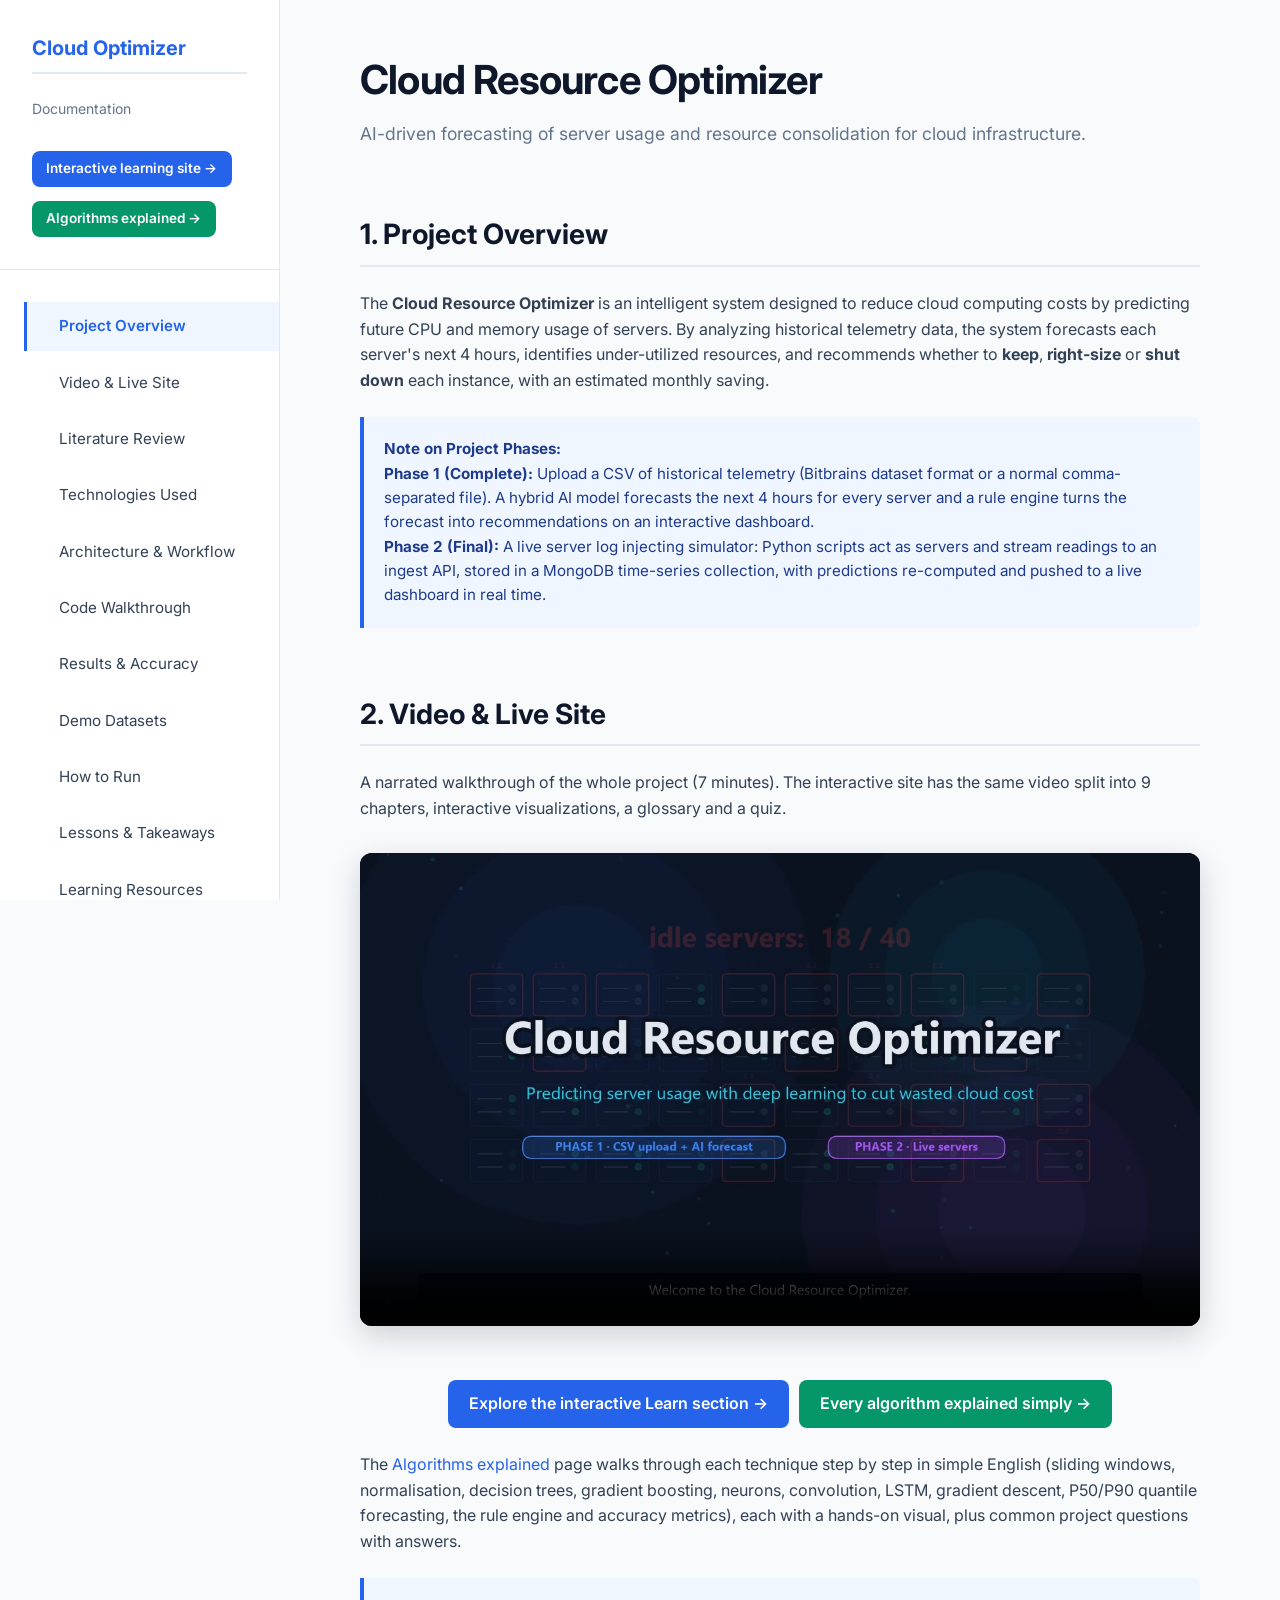
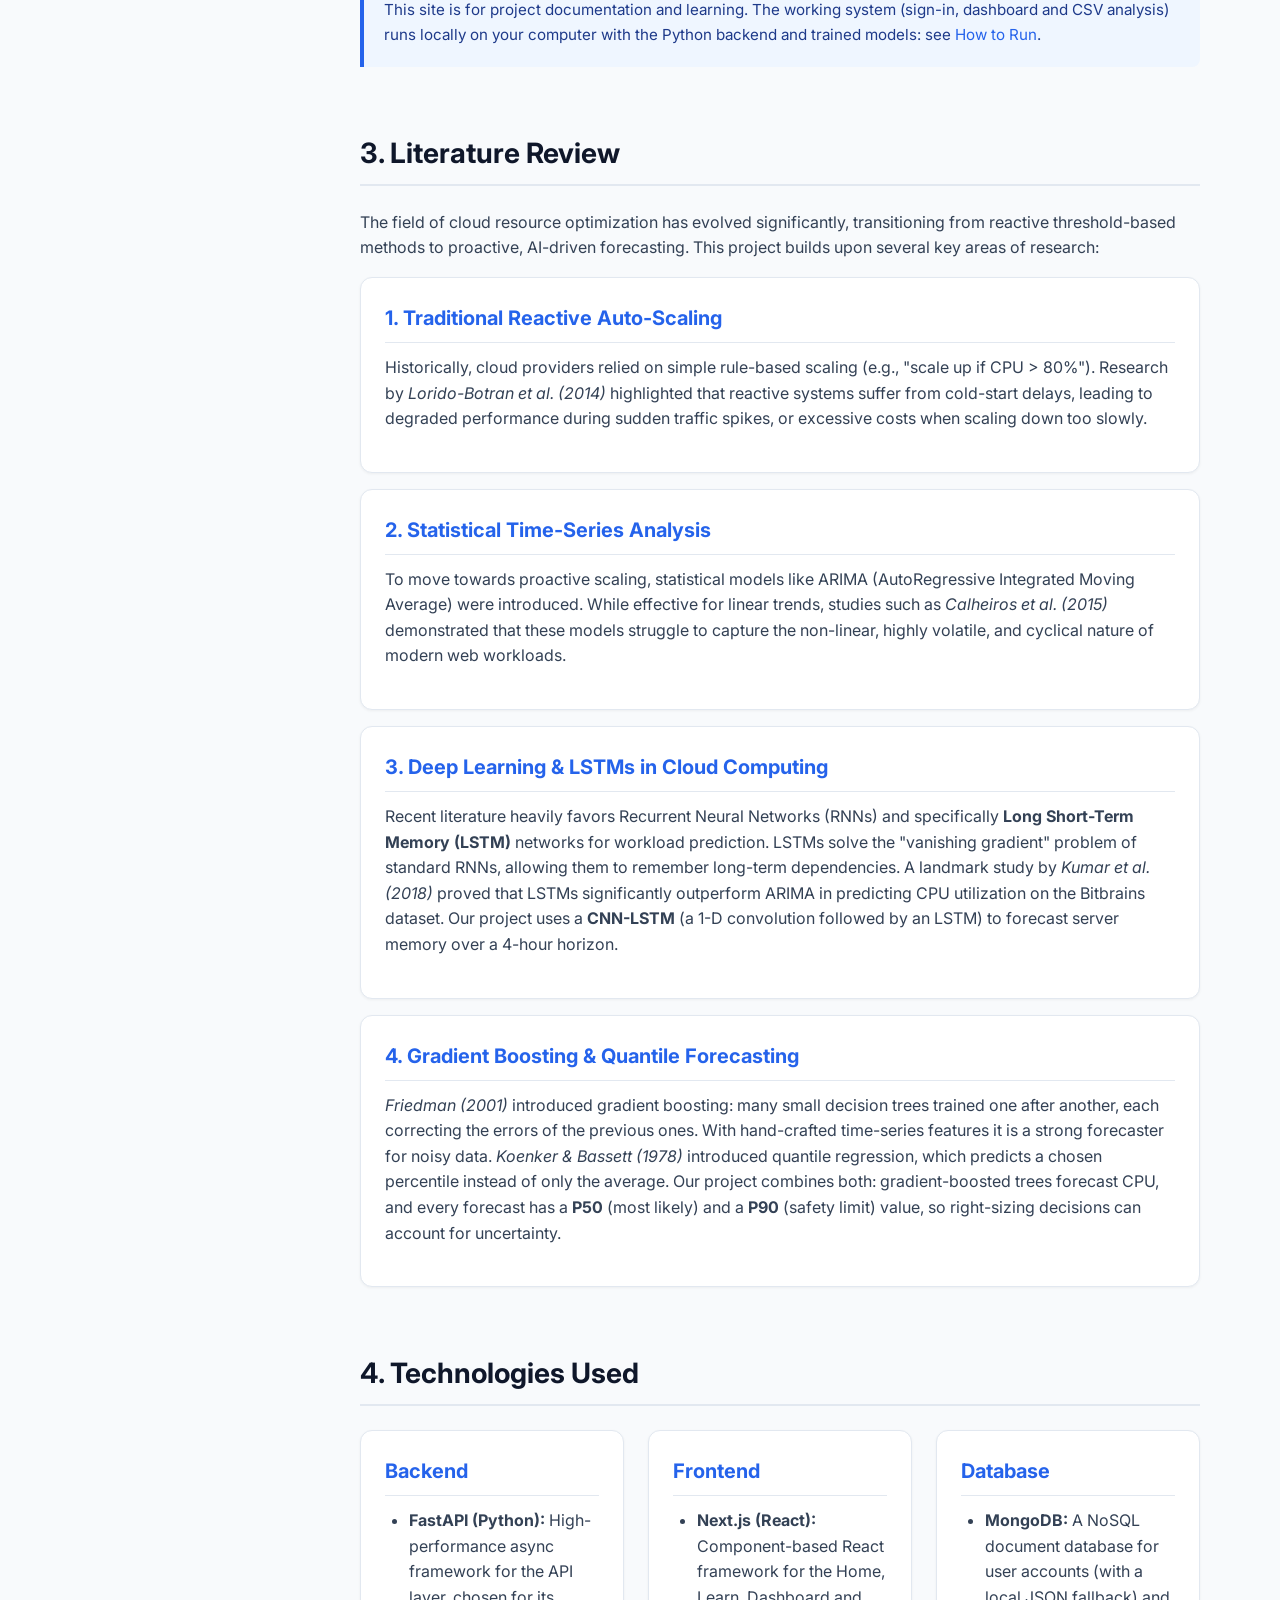
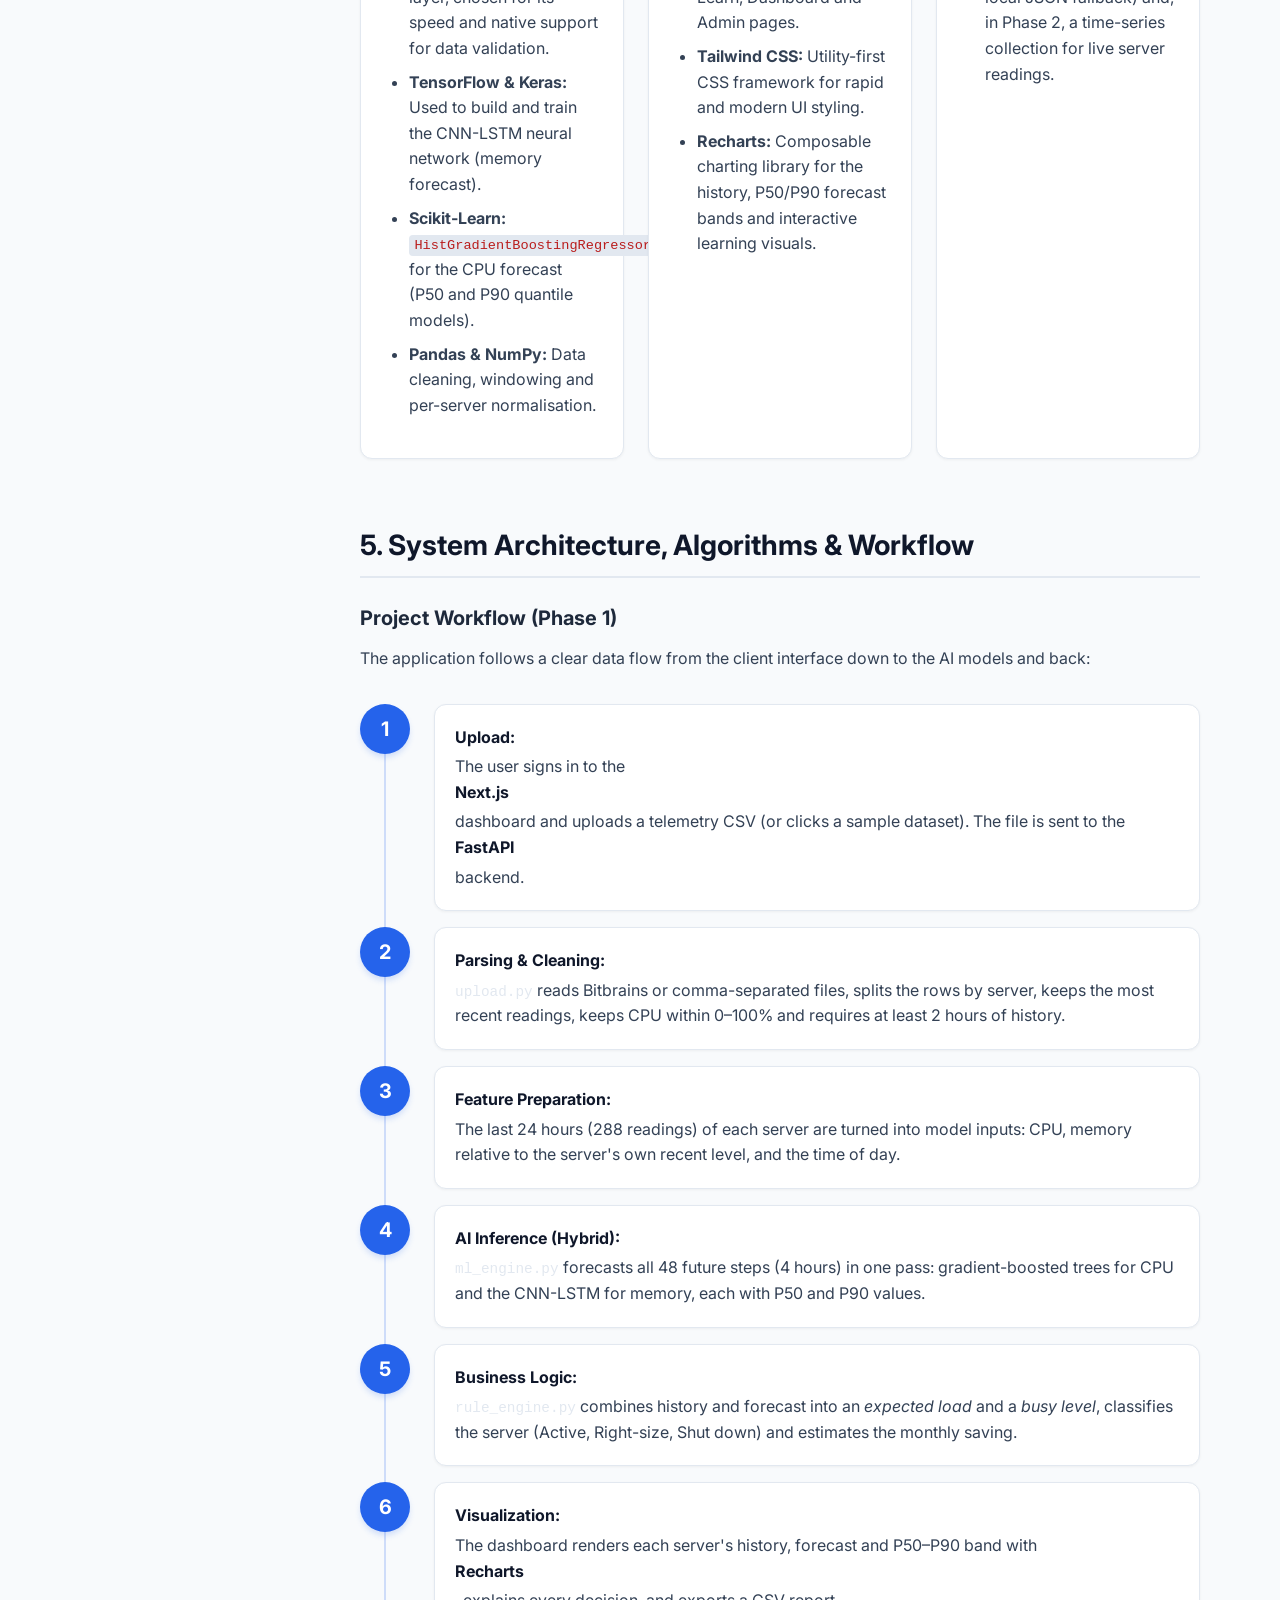
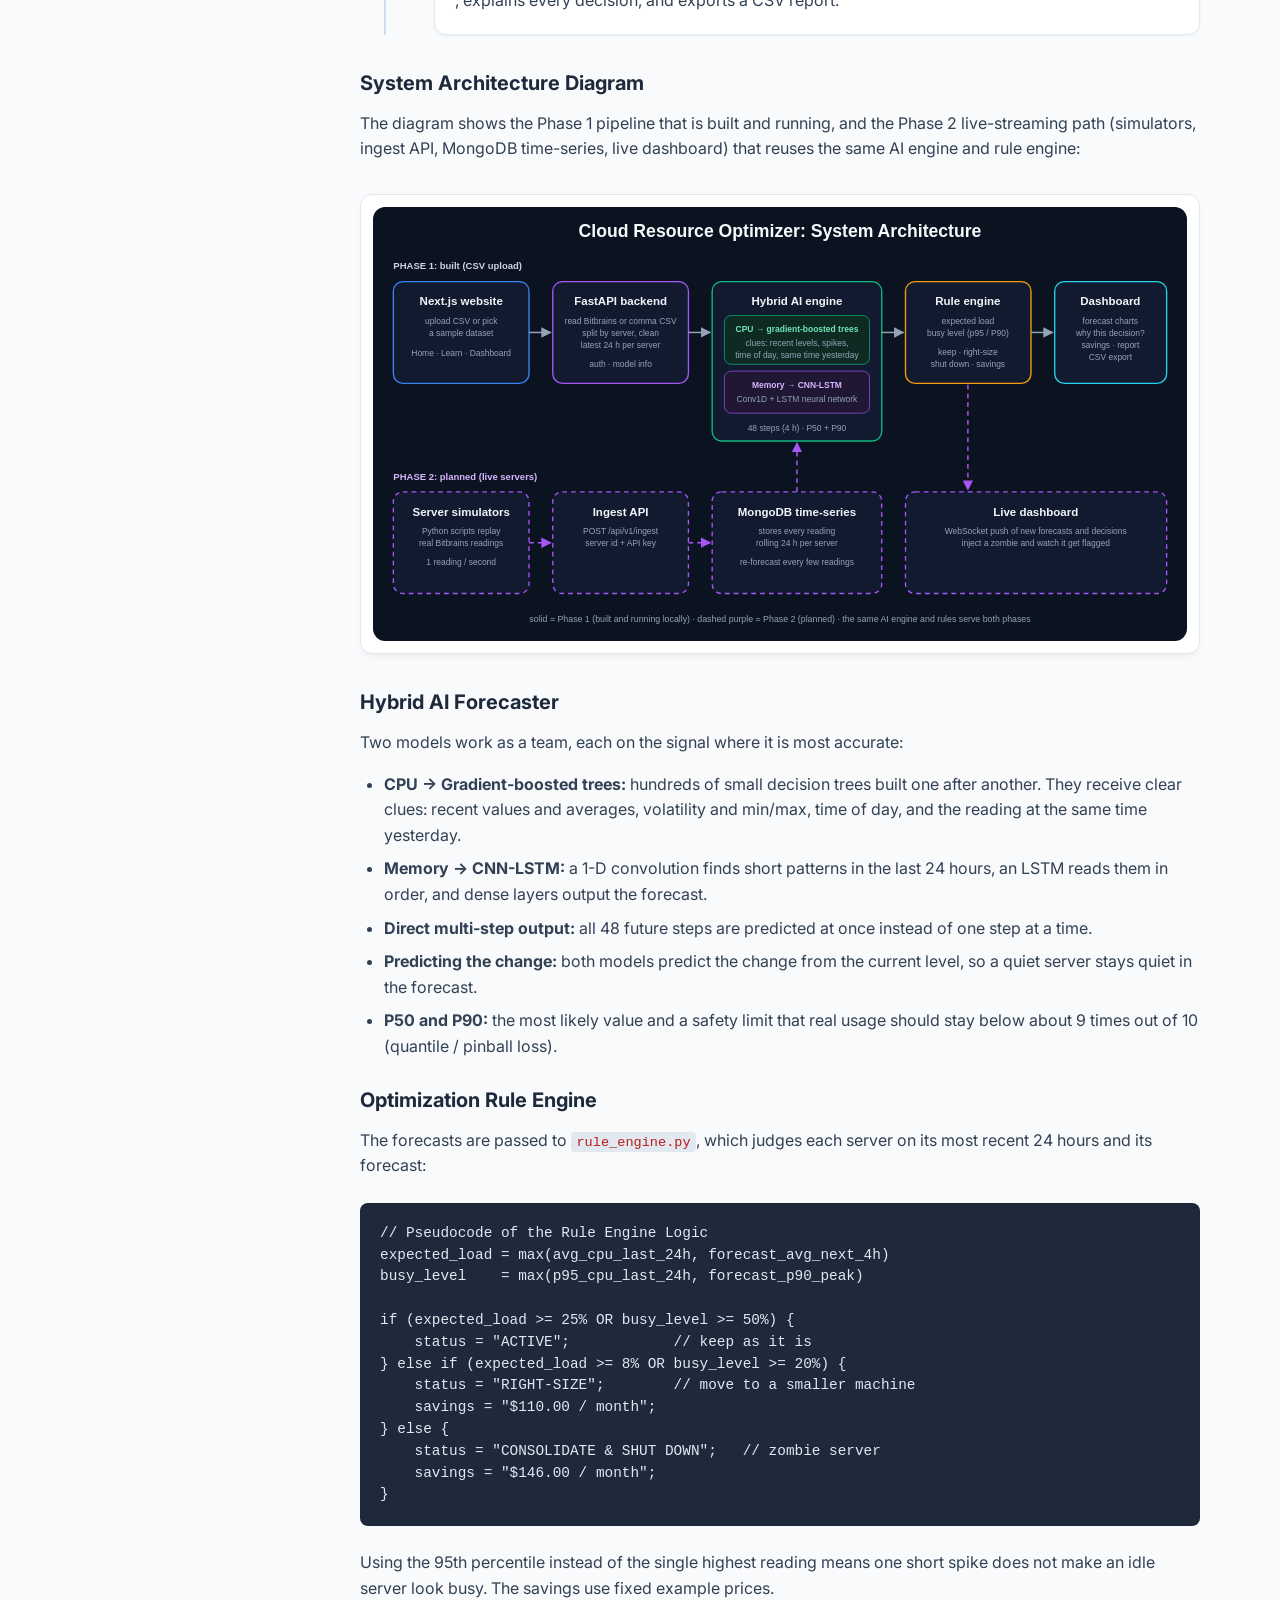
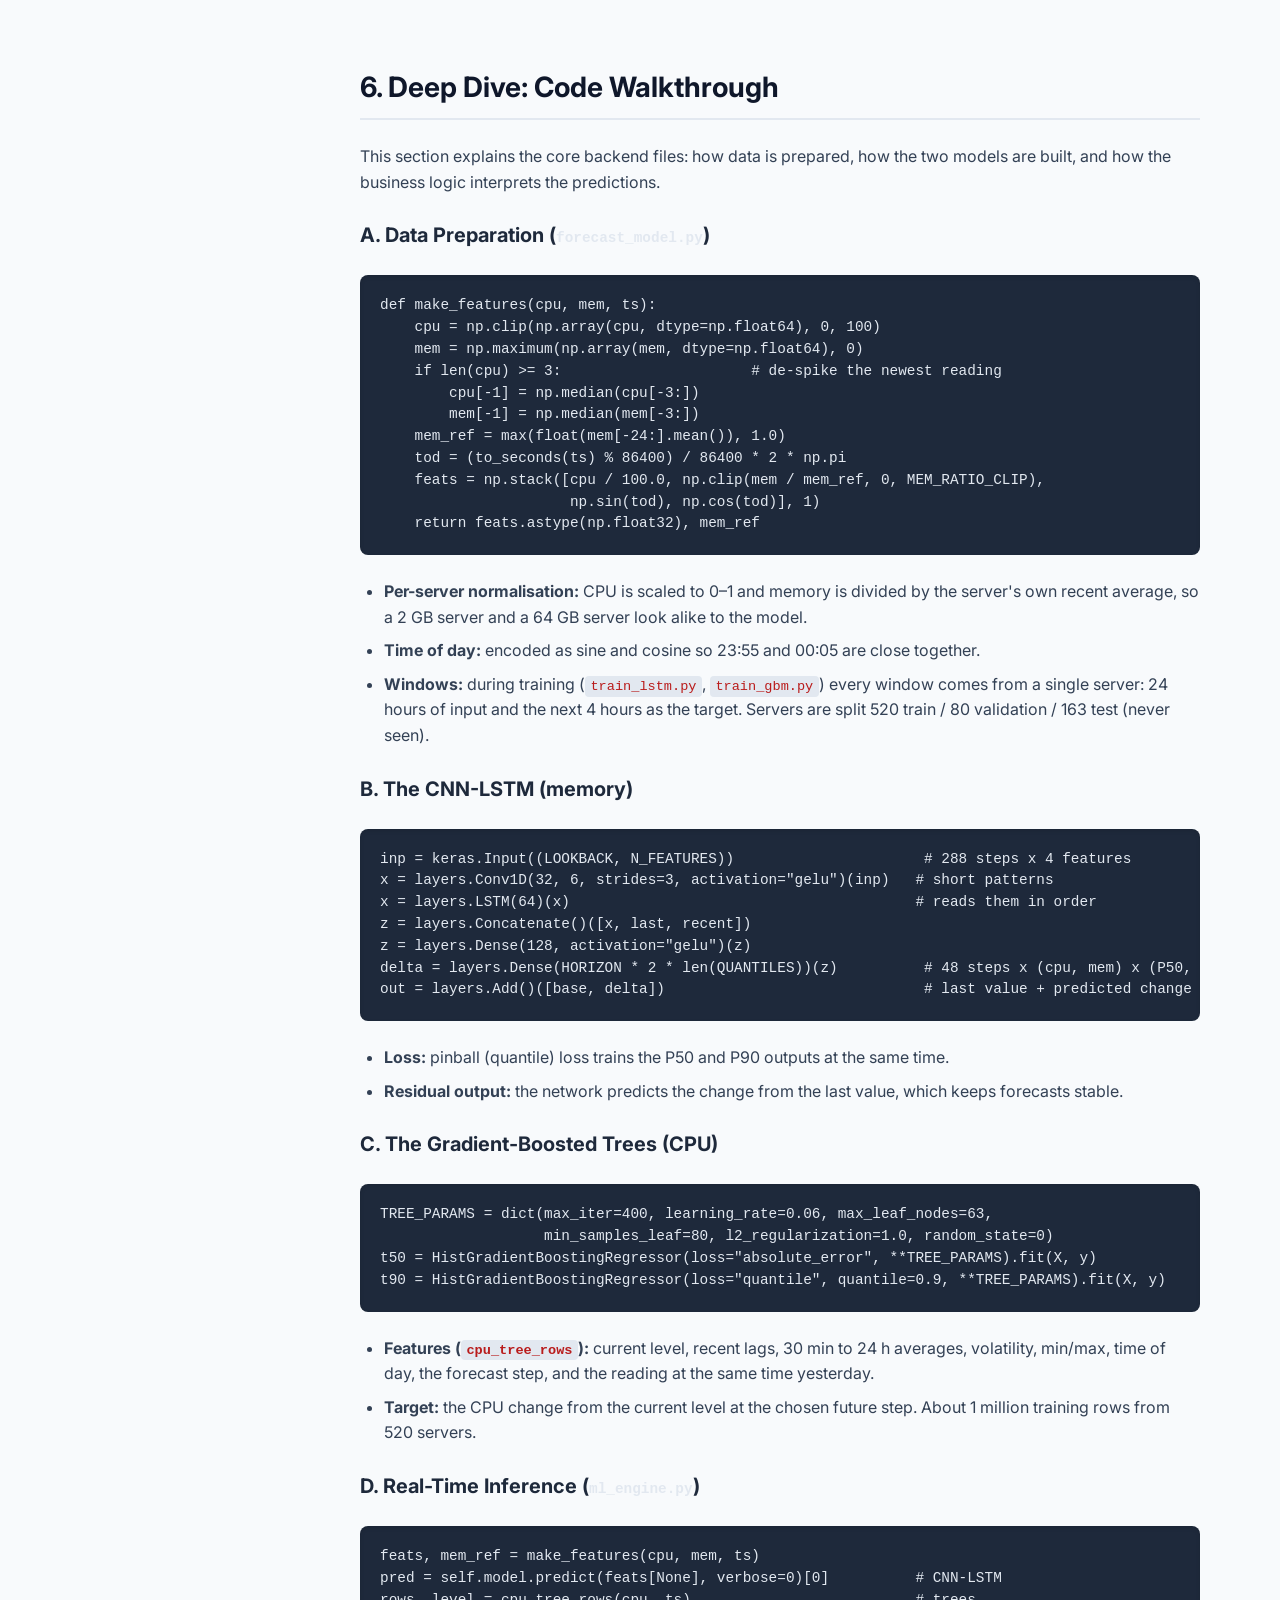
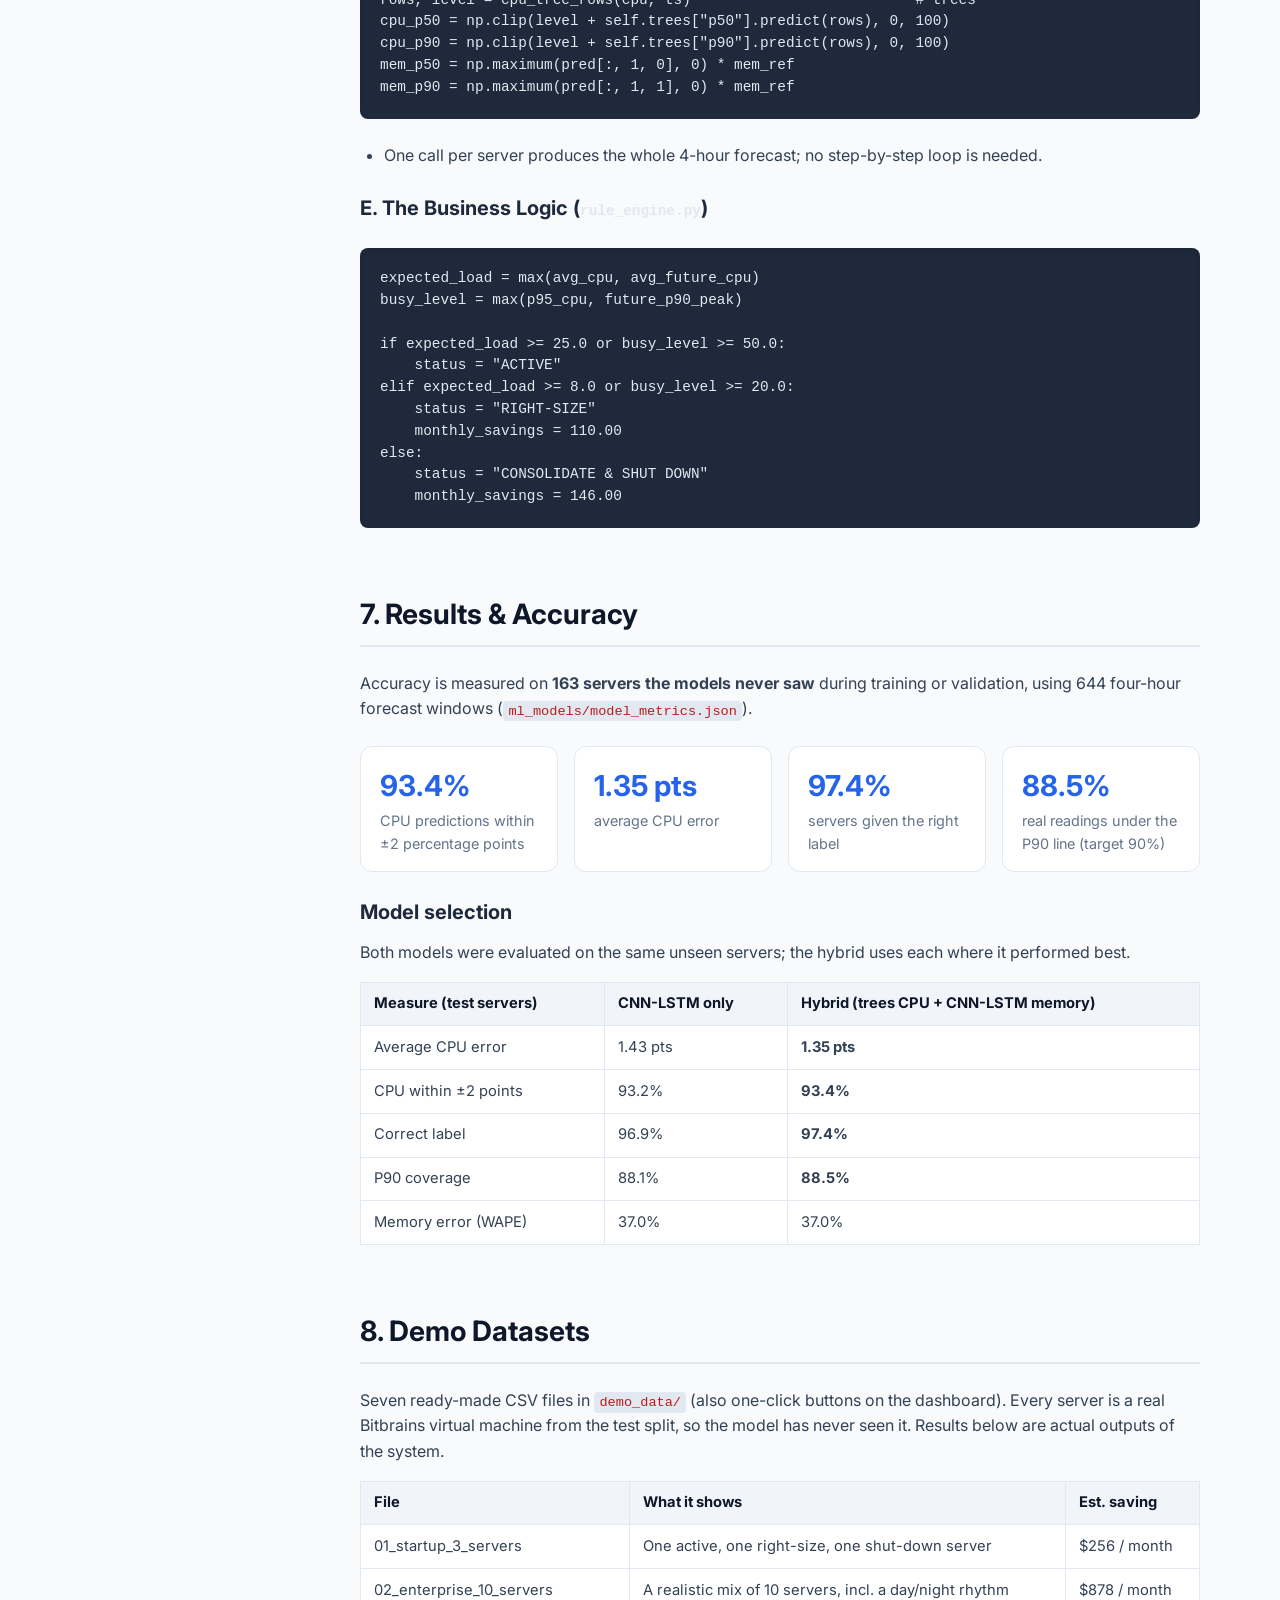
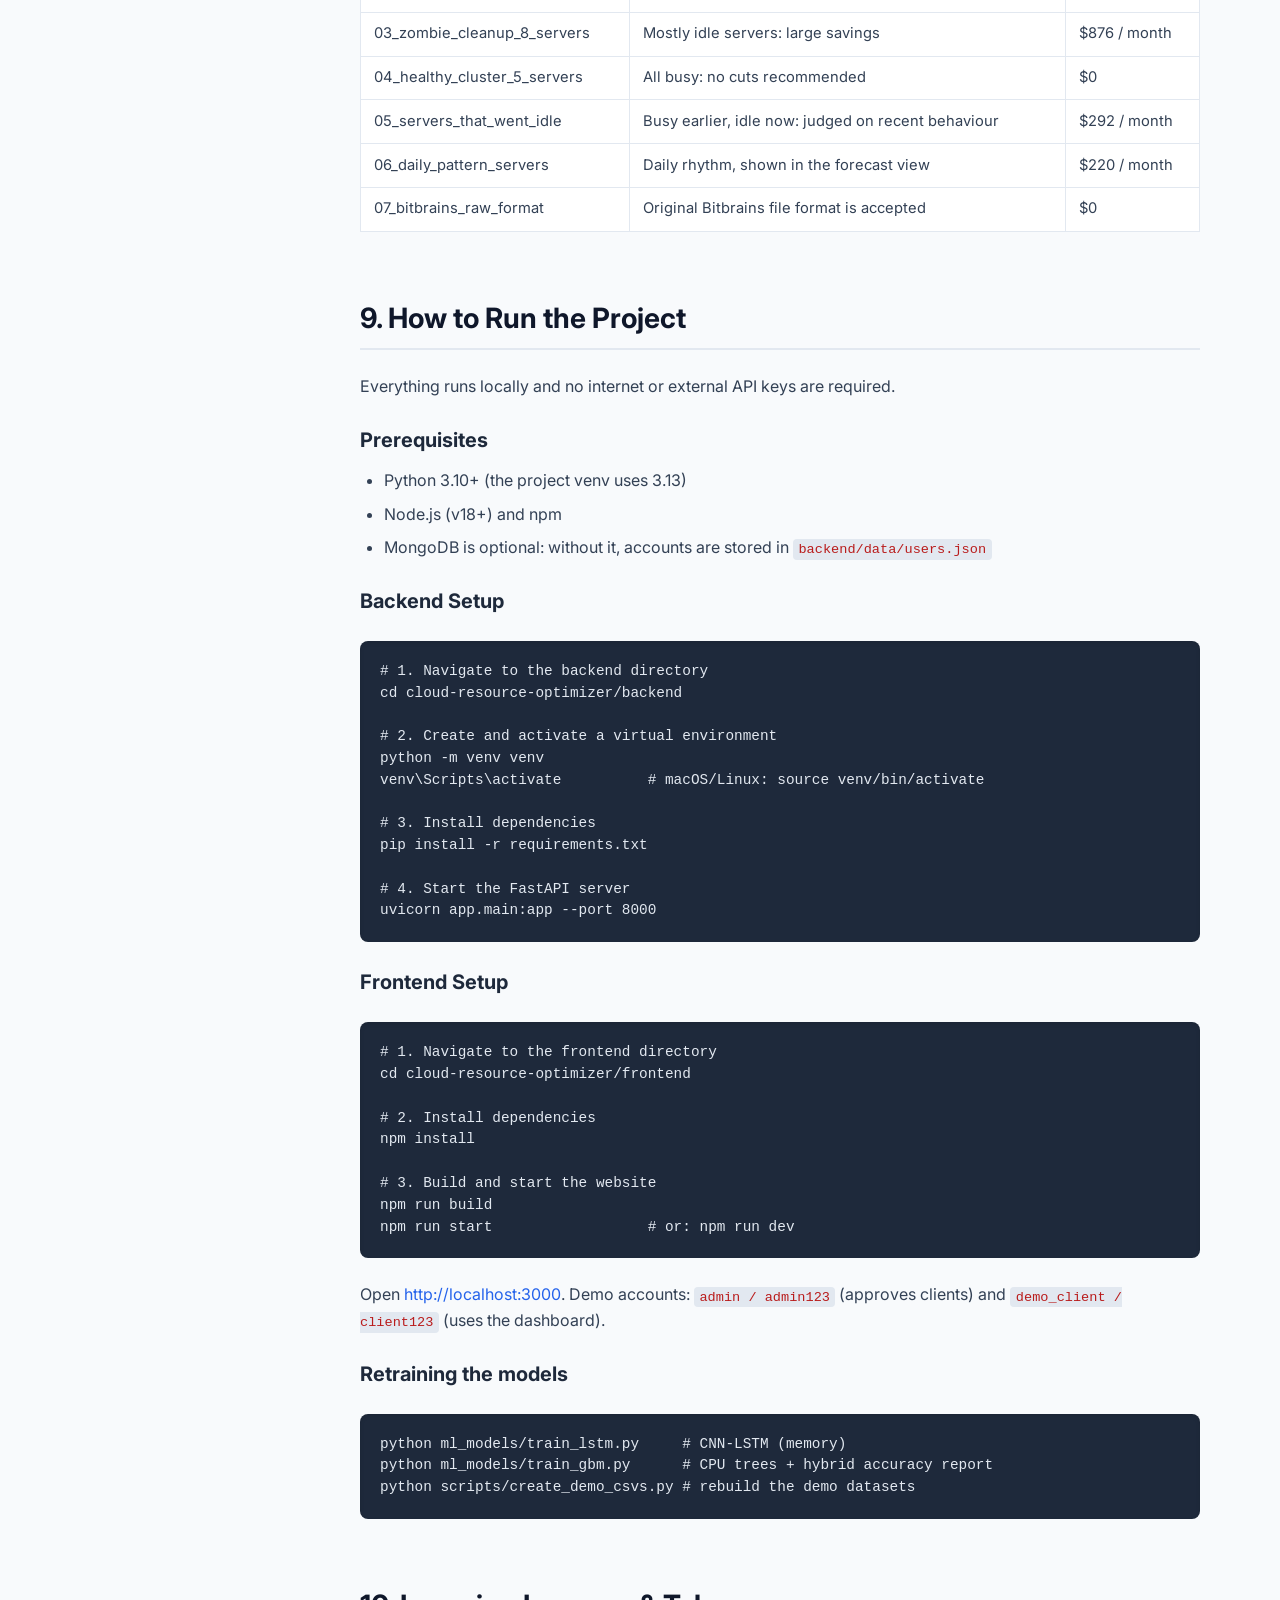
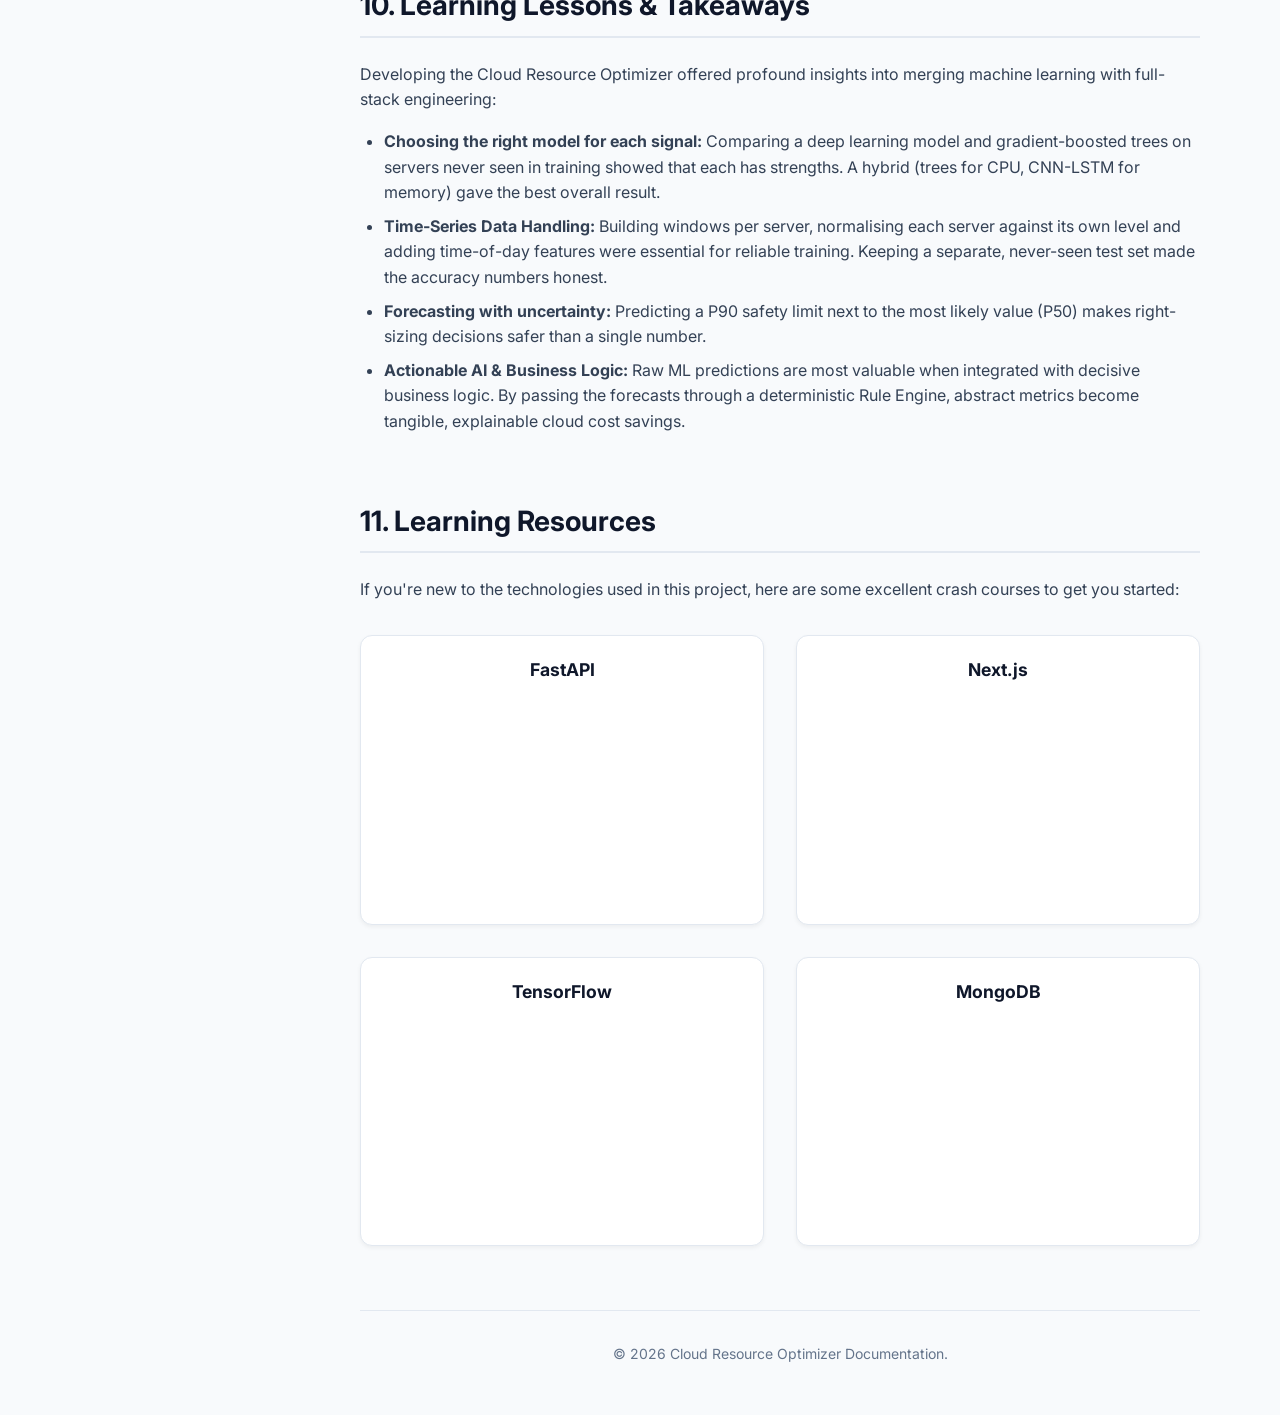
<file: index.html>
<!DOCTYPE html>
<html lang="en">
<head>
    <meta charset="UTF-8">
    <meta name="viewport" content="width=device-width, initial-scale=1.0">
    <title>Cloud Resource Optimizer - Documentation</title>
    <link href="https://fonts.googleapis.com/css2?family=Inter:wght@300;400;600;700&display=swap" rel="stylesheet">
    <link rel="stylesheet" href="styles.css">
</head>
<body>
    <div class="container">
        <nav class="sidebar" id="sidebar">
            <div class="logo">
                <h2>Cloud Optimizer</h2>
                <p>Documentation</p>
                <a class="live-btn" href="app/">Interactive learning site &rarr;</a>
                <a class="live-btn alt" href="app/algorithms/">Algorithms explained &rarr;</a>
            </div>
            <ul class="nav-links">
                <li><a href="#overview" class="active">Project Overview</a></li>
                <li><a href="#watch">Video &amp; Live Site</a></li>
                <li><a href="#literature">Literature Review</a></li>
                <li><a href="#technologies">Technologies Used</a></li>
                <li><a href="#architecture">Architecture &amp; Workflow</a></li>
                <li><a href="#code-walkthrough">Code Walkthrough</a></li>
                <li><a href="#results">Results &amp; Accuracy</a></li>
                <li><a href="#demo-data">Demo Datasets</a></li>
                <li><a href="#setup">How to Run</a></li>
                <li><a href="#lessons">Lessons &amp; Takeaways</a></li>
                <li><a href="#resources">Learning Resources</a></li>
            </ul>
        </nav>

        <main class="content">
            <header>
                <h1>Cloud Resource Optimizer</h1>
                <p class="subtitle">AI-driven forecasting of server usage and resource consolidation for cloud infrastructure.</p>
            </header>

            <section id="overview">
                <h2>1. Project Overview</h2>
                <p>The <strong>Cloud Resource Optimizer</strong> is an intelligent system designed to reduce cloud computing costs by predicting future CPU and memory usage of servers. By analyzing historical telemetry data, the system forecasts each server's next 4 hours, identifies under-utilized resources, and recommends whether to <strong>keep</strong>, <strong>right-size</strong> or <strong>shut down</strong> each instance, with an estimated monthly saving.</p>
                <div class="note">
                    <strong>Note on Project Phases:</strong>
                    <br>
                    <strong>Phase 1 (Complete):</strong> Upload a CSV of historical telemetry (Bitbrains dataset format or a normal comma-separated file). A hybrid AI model forecasts the next 4 hours for every server and a rule engine turns the forecast into recommendations on an interactive dashboard.
                    <br>
                    <strong>Phase 2 (Final):</strong> A live server log injecting simulator: Python scripts act as servers and stream readings to an ingest API, stored in a MongoDB time-series collection, with predictions re-computed and pushed to a live dashboard in real time.
                </div>
            </section>

            <section id="watch">
                <h2>2. Video &amp; Live Site</h2>
                <p>A narrated walkthrough of the whole project (7 minutes). The interactive site has the same video split into 9 chapters, interactive visualizations, a glossary and a quiz.</p>
                <div class="video-wrap">
                    <video controls preload="metadata" poster="app/videos/full.jpg">
                        <source src="app/videos/full.mp4" type="video/mp4">
                    </video>
                </div>
                <p class="center"><a class="live-btn big" href="app/learn/">Explore the interactive Learn section &rarr;</a> <a class="live-btn big alt" href="app/algorithms/">Every algorithm explained simply &rarr;</a></p>
                <p>The <a href="app/algorithms/">Algorithms explained</a> page walks through each technique step by step in simple English (sliding windows, normalisation, decision trees, gradient boosting, neurons, convolution, LSTM, gradient descent, P50/P90 quantile forecasting, the rule engine and accuracy metrics), each with a hands-on visual, plus common project questions with answers.</p>
                <div class="note">This site is for project documentation and learning. The working system (sign-in, dashboard and CSV analysis) runs locally on your computer with the Python backend and trained models: see <a href="#setup">How to Run</a>.</div>
            </section>

            <section id="literature">
                <h2>3. Literature Review</h2>
                <p>The field of cloud resource optimization has evolved significantly, transitioning from reactive threshold-based methods to proactive, AI-driven forecasting. This project builds upon several key areas of research:</p>

                <div class="tech-card" style="margin-bottom: 1rem;">
                    <h3>1. Traditional Reactive Auto-Scaling</h3>
                    <p>Historically, cloud providers relied on simple rule-based scaling (e.g., "scale up if CPU > 80%"). Research by <em>Lorido-Botran et al. (2014)</em> highlighted that reactive systems suffer from cold-start delays, leading to degraded performance during sudden traffic spikes, or excessive costs when scaling down too slowly.</p>
                </div>

                <div class="tech-card" style="margin-bottom: 1rem;">
                    <h3>2. Statistical Time-Series Analysis</h3>
                    <p>To move towards proactive scaling, statistical models like ARIMA (AutoRegressive Integrated Moving Average) were introduced. While effective for linear trends, studies such as <em>Calheiros et al. (2015)</em> demonstrated that these models struggle to capture the non-linear, highly volatile, and cyclical nature of modern web workloads.</p>
                </div>

                <div class="tech-card" style="margin-bottom: 1rem;">
                    <h3>3. Deep Learning &amp; LSTMs in Cloud Computing</h3>
                    <p>Recent literature heavily favors Recurrent Neural Networks (RNNs) and specifically <strong>Long Short-Term Memory (LSTM)</strong> networks for workload prediction. LSTMs solve the "vanishing gradient" problem of standard RNNs, allowing them to remember long-term dependencies. A landmark study by <em>Kumar et al. (2018)</em> proved that LSTMs significantly outperform ARIMA in predicting CPU utilization on the Bitbrains dataset. Our project uses a <strong>CNN-LSTM</strong> (a 1-D convolution followed by an LSTM) to forecast server memory over a 4-hour horizon.</p>
                </div>

                <div class="tech-card">
                    <h3>4. Gradient Boosting &amp; Quantile Forecasting</h3>
                    <p><em>Friedman (2001)</em> introduced gradient boosting: many small decision trees trained one after another, each correcting the errors of the previous ones. With hand-crafted time-series features it is a strong forecaster for noisy data. <em>Koenker &amp; Bassett (1978)</em> introduced quantile regression, which predicts a chosen percentile instead of only the average. Our project combines both: gradient-boosted trees forecast CPU, and every forecast has a <strong>P50</strong> (most likely) and a <strong>P90</strong> (safety limit) value, so right-sizing decisions can account for uncertainty.</p>
                </div>
            </section>

            <section id="technologies">
                <h2>4. Technologies Used</h2>
                <div class="tech-grid">
                    <div class="tech-card">
                        <h3>Backend</h3>
                        <ul>
                            <li><strong>FastAPI (Python):</strong> High-performance async framework for the API layer, chosen for its speed and native support for data validation.</li>
                            <li><strong>TensorFlow &amp; Keras:</strong> Used to build and train the CNN-LSTM neural network (memory forecast).</li>
                            <li><strong>Scikit-Learn:</strong> <code>HistGradientBoostingRegressor</code> for the CPU forecast (P50 and P90 quantile models).</li>
                            <li><strong>Pandas &amp; NumPy:</strong> Data cleaning, windowing and per-server normalisation.</li>
                        </ul>
                    </div>
                    <div class="tech-card">
                        <h3>Frontend</h3>
                        <ul>
                            <li><strong>Next.js (React):</strong> Component-based React framework for the Home, Learn, Dashboard and Admin pages.</li>
                            <li><strong>Tailwind CSS:</strong> Utility-first CSS framework for rapid and modern UI styling.</li>
                            <li><strong>Recharts:</strong> Composable charting library for the history, P50/P90 forecast bands and interactive learning visuals.</li>
                        </ul>
                    </div>
                    <div class="tech-card">
                        <h3>Database</h3>
                        <ul>
                            <li><strong>MongoDB:</strong> A NoSQL document database for user accounts (with a local JSON fallback) and, in Phase 2, a time-series collection for live server readings.</li>
                        </ul>
                    </div>
                </div>
            </section>

            <section id="architecture">
                <h2>5. System Architecture, Algorithms &amp; Workflow</h2>

                <h3>Project Workflow (Phase 1)</h3>
                <p>The application follows a clear data flow from the client interface down to the AI models and back:</p>

                <div class="workflow-diagram">
                    <div class="workflow-step">
                        <div class="step-number">1</div>
                        <div class="step-content">
                            <strong>Upload:</strong> The user signs in to the <strong>Next.js</strong> dashboard and uploads a telemetry CSV (or clicks a sample dataset). The file is sent to the <strong>FastAPI</strong> backend.
                        </div>
                    </div>
                    <div class="workflow-step">
                        <div class="step-number">2</div>
                        <div class="step-content">
                            <strong>Parsing &amp; Cleaning:</strong> <code>upload.py</code> reads Bitbrains or comma-separated files, splits the rows by server, keeps the most recent readings, keeps CPU within 0&ndash;100% and requires at least 2 hours of history.
                        </div>
                    </div>
                    <div class="workflow-step">
                        <div class="step-number">3</div>
                        <div class="step-content">
                            <strong>Feature Preparation:</strong> The last 24 hours (288 readings) of each server are turned into model inputs: CPU, memory relative to the server's own recent level, and the time of day.
                        </div>
                    </div>
                    <div class="workflow-step">
                        <div class="step-number">4</div>
                        <div class="step-content">
                            <strong>AI Inference (Hybrid):</strong> <code>ml_engine.py</code> forecasts all 48 future steps (4 hours) in one pass: gradient-boosted trees for CPU and the CNN-LSTM for memory, each with P50 and P90 values.
                        </div>
                    </div>
                    <div class="workflow-step">
                        <div class="step-number">5</div>
                        <div class="step-content">
                            <strong>Business Logic:</strong> <code>rule_engine.py</code> combines history and forecast into an <em>expected load</em> and a <em>busy level</em>, classifies the server (Active, Right-size, Shut down) and estimates the monthly saving.
                        </div>
                    </div>
                    <div class="workflow-step">
                        <div class="step-number">6</div>
                        <div class="step-content">
                            <strong>Visualization:</strong> The dashboard renders each server's history, forecast and P50&ndash;P90 band with <strong>Recharts</strong>, explains every decision, and exports a CSV report.
                        </div>
                    </div>
                </div>

                <h3>System Architecture Diagram</h3>
                <p>The diagram shows the Phase 1 pipeline that is built and running, and the Phase 2 live-streaming path (simulators, ingest API, MongoDB time-series, live dashboard) that reuses the same AI engine and rule engine:</p>
                <div class="arch-diagram-container">
                    <img src="architecture_diagram.svg" alt="Cloud Resource Optimizer system architecture diagram" class="arch-diagram-img">
                </div>

                <h3>Hybrid AI Forecaster</h3>
                <p>Two models work as a team, each on the signal where it is most accurate:</p>
                <ul>
                    <li><strong>CPU &rarr; Gradient-boosted trees:</strong> hundreds of small decision trees built one after another. They receive clear clues: recent values and averages, volatility and min/max, time of day, and the reading at the same time yesterday.</li>
                    <li><strong>Memory &rarr; CNN-LSTM:</strong> a 1-D convolution finds short patterns in the last 24 hours, an LSTM reads them in order, and dense layers output the forecast.</li>
                    <li><strong>Direct multi-step output:</strong> all 48 future steps are predicted at once instead of one step at a time.</li>
                    <li><strong>Predicting the change:</strong> both models predict the change from the current level, so a quiet server stays quiet in the forecast.</li>
                    <li><strong>P50 and P90:</strong> the most likely value and a safety limit that real usage should stay below about 9 times out of 10 (quantile / pinball loss).</li>
                </ul>

                <h3>Optimization Rule Engine</h3>
                <p>The forecasts are passed to <code>rule_engine.py</code>, which judges each server on its most recent 24 hours and its forecast:</p>
                <div class="code-block">
                    <pre><code>// Pseudocode of the Rule Engine Logic
expected_load = max(avg_cpu_last_24h, forecast_avg_next_4h)
busy_level    = max(p95_cpu_last_24h, forecast_p90_peak)

if (expected_load >= 25% OR busy_level >= 50%) {
    status = "ACTIVE";            // keep as it is
} else if (expected_load >= 8% OR busy_level >= 20%) {
    status = "RIGHT-SIZE";        // move to a smaller machine
    savings = "$110.00 / month";
} else {
    status = "CONSOLIDATE & SHUT DOWN";   // zombie server
    savings = "$146.00 / month";
}</code></pre>
                </div>
                <p>Using the 95th percentile instead of the single highest reading means one short spike does not make an idle server look busy. The savings use fixed example prices.</p>
            </section>

            <section id="code-walkthrough">
                <h2>6. Deep Dive: Code Walkthrough</h2>
                <p>This section explains the core backend files: how data is prepared, how the two models are built, and how the business logic interprets the predictions.</p>

                <h3>A. Data Preparation (<code>forecast_model.py</code>)</h3>
                <div class="code-block">
                    <pre><code>def make_features(cpu, mem, ts):
    cpu = np.clip(np.array(cpu, dtype=np.float64), 0, 100)
    mem = np.maximum(np.array(mem, dtype=np.float64), 0)
    if len(cpu) >= 3:                      # de-spike the newest reading
        cpu[-1] = np.median(cpu[-3:])
        mem[-1] = np.median(mem[-3:])
    mem_ref = max(float(mem[-24:].mean()), 1.0)
    tod = (to_seconds(ts) % 86400) / 86400 * 2 * np.pi
    feats = np.stack([cpu / 100.0, np.clip(mem / mem_ref, 0, MEM_RATIO_CLIP),
                      np.sin(tod), np.cos(tod)], 1)
    return feats.astype(np.float32), mem_ref</code></pre>
                </div>
                <ul>
                    <li><strong>Per-server normalisation:</strong> CPU is scaled to 0&ndash;1 and memory is divided by the server's own recent average, so a 2&nbsp;GB server and a 64&nbsp;GB server look alike to the model.</li>
                    <li><strong>Time of day:</strong> encoded as sine and cosine so 23:55 and 00:05 are close together.</li>
                    <li><strong>Windows:</strong> during training (<code>train_lstm.py</code>, <code>train_gbm.py</code>) every window comes from a single server: 24 hours of input and the next 4 hours as the target. Servers are split 520 train / 80 validation / 163 test (never seen).</li>
                </ul>

                <h3>B. The CNN-LSTM (memory)</h3>
                <div class="code-block">
                    <pre><code>inp = keras.Input((LOOKBACK, N_FEATURES))                      # 288 steps x 4 features
x = layers.Conv1D(32, 6, strides=3, activation="gelu")(inp)   # short patterns
x = layers.LSTM(64)(x)                                        # reads them in order
z = layers.Concatenate()([x, last, recent])
z = layers.Dense(128, activation="gelu")(z)
delta = layers.Dense(HORIZON * 2 * len(QUANTILES))(z)          # 48 steps x (cpu, mem) x (P50, P90)
out = layers.Add()([base, delta])                              # last value + predicted change</code></pre>
                </div>
                <ul>
                    <li><strong>Loss:</strong> pinball (quantile) loss trains the P50 and P90 outputs at the same time.</li>
                    <li><strong>Residual output:</strong> the network predicts the change from the last value, which keeps forecasts stable.</li>
                </ul>

                <h3>C. The Gradient-Boosted Trees (CPU)</h3>
                <div class="code-block">
                    <pre><code>TREE_PARAMS = dict(max_iter=400, learning_rate=0.06, max_leaf_nodes=63,
                   min_samples_leaf=80, l2_regularization=1.0, random_state=0)
t50 = HistGradientBoostingRegressor(loss="absolute_error", **TREE_PARAMS).fit(X, y)
t90 = HistGradientBoostingRegressor(loss="quantile", quantile=0.9, **TREE_PARAMS).fit(X, y)</code></pre>
                </div>
                <ul>
                    <li><strong>Features (<code>cpu_tree_rows</code>):</strong> current level, recent lags, 30&nbsp;min to 24&nbsp;h averages, volatility, min/max, time of day, the forecast step, and the reading at the same time yesterday.</li>
                    <li><strong>Target:</strong> the CPU change from the current level at the chosen future step. About 1 million training rows from 520 servers.</li>
                </ul>

                <h3>D. Real-Time Inference (<code>ml_engine.py</code>)</h3>
                <div class="code-block">
                    <pre><code>feats, mem_ref = make_features(cpu, mem, ts)
pred = self.model.predict(feats[None], verbose=0)[0]          # CNN-LSTM
rows, level = cpu_tree_rows(cpu, ts)                          # trees
cpu_p50 = np.clip(level + self.trees["p50"].predict(rows), 0, 100)
cpu_p90 = np.clip(level + self.trees["p90"].predict(rows), 0, 100)
mem_p50 = np.maximum(pred[:, 1, 0], 0) * mem_ref
mem_p90 = np.maximum(pred[:, 1, 1], 0) * mem_ref</code></pre>
                </div>
                <ul>
                    <li>One call per server produces the whole 4-hour forecast; no step-by-step loop is needed.</li>
                </ul>

                <h3>E. The Business Logic (<code>rule_engine.py</code>)</h3>
                <div class="code-block">
                    <pre><code>expected_load = max(avg_cpu, avg_future_cpu)
busy_level = max(p95_cpu, future_p90_peak)

if expected_load >= 25.0 or busy_level >= 50.0:
    status = "ACTIVE"
elif expected_load >= 8.0 or busy_level >= 20.0:
    status = "RIGHT-SIZE"
    monthly_savings = 110.00
else:
    status = "CONSOLIDATE & SHUT DOWN"
    monthly_savings = 146.00</code></pre>
                </div>
            </section>

            <section id="results">
                <h2>7. Results &amp; Accuracy</h2>
                <p>Accuracy is measured on <strong>163 servers the models never saw</strong> during training or validation, using 644 four-hour forecast windows (<code>ml_models/model_metrics.json</code>).</p>
                <div class="stat-grid">
                    <div class="stat"><span>93.4%</span>CPU predictions within &plusmn;2 percentage points</div>
                    <div class="stat"><span>1.35 pts</span>average CPU error</div>
                    <div class="stat"><span>97.4%</span>servers given the right label</div>
                    <div class="stat"><span>88.5%</span>real readings under the P90 line (target 90%)</div>
                </div>
                <h3>Model selection</h3>
                <p>Both models were evaluated on the same unseen servers; the hybrid uses each where it performed best.</p>
                <table class="doc-table">
                    <thead><tr><th>Measure (test servers)</th><th>CNN-LSTM only</th><th>Hybrid (trees CPU + CNN-LSTM memory)</th></tr></thead>
                    <tbody>
                        <tr><td>Average CPU error</td><td>1.43 pts</td><td><strong>1.35 pts</strong></td></tr>
                        <tr><td>CPU within &plusmn;2 points</td><td>93.2%</td><td><strong>93.4%</strong></td></tr>
                        <tr><td>Correct label</td><td>96.9%</td><td><strong>97.4%</strong></td></tr>
                        <tr><td>P90 coverage</td><td>88.1%</td><td><strong>88.5%</strong></td></tr>
                        <tr><td>Memory error (WAPE)</td><td>37.0%</td><td>37.0%</td></tr>
                    </tbody>
                </table>
            </section>

            <section id="demo-data">
                <h2>8. Demo Datasets</h2>
                <p>Seven ready-made CSV files in <code>demo_data/</code> (also one-click buttons on the dashboard). Every server is a real Bitbrains virtual machine from the test split, so the model has never seen it. Results below are actual outputs of the system.</p>
                <table class="doc-table">
                    <thead><tr><th>File</th><th>What it shows</th><th>Est. saving</th></tr></thead>
                    <tbody>
                        <tr><td>01_startup_3_servers</td><td>One active, one right-size, one shut-down server</td><td>$256 / month</td></tr>
                        <tr><td>02_enterprise_10_servers</td><td>A realistic mix of 10 servers, incl. a day/night rhythm</td><td>$878 / month</td></tr>
                        <tr><td>03_zombie_cleanup_8_servers</td><td>Mostly idle servers: large savings</td><td>$876 / month</td></tr>
                        <tr><td>04_healthy_cluster_5_servers</td><td>All busy: no cuts recommended</td><td>$0</td></tr>
                        <tr><td>05_servers_that_went_idle</td><td>Busy earlier, idle now: judged on recent behaviour</td><td>$292 / month</td></tr>
                        <tr><td>06_daily_pattern_servers</td><td>Daily rhythm, shown in the forecast view</td><td>$220 / month</td></tr>
                        <tr><td>07_bitbrains_raw_format</td><td>Original Bitbrains file format is accepted</td><td>$0</td></tr>
                    </tbody>
                </table>
            </section>

            <section id="setup">
                <h2>9. How to Run the Project</h2>
                <p>Everything runs locally and no internet or external API keys are required.</p>

                <h3>Prerequisites</h3>
                <ul>
                    <li>Python 3.10+ (the project venv uses 3.13)</li>
                    <li>Node.js (v18+) and npm</li>
                    <li>MongoDB is optional: without it, accounts are stored in <code>backend/data/users.json</code></li>
                </ul>

                <h3>Backend Setup</h3>
                <div class="code-block">
                    <pre><code># 1. Navigate to the backend directory
cd cloud-resource-optimizer/backend

# 2. Create and activate a virtual environment
python -m venv venv
venv\Scripts\activate          # macOS/Linux: source venv/bin/activate

# 3. Install dependencies
pip install -r requirements.txt

# 4. Start the FastAPI server
uvicorn app.main:app --port 8000</code></pre>
                </div>

                <h3>Frontend Setup</h3>
                <div class="code-block">
                    <pre><code># 1. Navigate to the frontend directory
cd cloud-resource-optimizer/frontend

# 2. Install dependencies
npm install

# 3. Build and start the website
npm run build
npm run start                  # or: npm run dev</code></pre>
                </div>
                <p>Open <a href="http://localhost:3000" target="_blank">http://localhost:3000</a>. Demo accounts: <code>admin / admin123</code> (approves clients) and <code>demo_client / client123</code> (uses the dashboard).</p>

                <h3>Retraining the models</h3>
                <div class="code-block">
                    <pre><code>python ml_models/train_lstm.py     # CNN-LSTM (memory)
python ml_models/train_gbm.py      # CPU trees + hybrid accuracy report
python scripts/create_demo_csvs.py # rebuild the demo datasets</code></pre>
                </div>
            </section>

            <section id="lessons">
                <h2>10. Learning Lessons &amp; Takeaways</h2>
                <p>Developing the Cloud Resource Optimizer offered profound insights into merging machine learning with full-stack engineering:</p>
                <ul>
                    <li><strong>Choosing the right model for each signal:</strong> Comparing a deep learning model and gradient-boosted trees on servers never seen in training showed that each has strengths. A hybrid (trees for CPU, CNN-LSTM for memory) gave the best overall result.</li>
                    <li><strong>Time-Series Data Handling:</strong> Building windows per server, normalising each server against its own level and adding time-of-day features were essential for reliable training. Keeping a separate, never-seen test set made the accuracy numbers honest.</li>
                    <li><strong>Forecasting with uncertainty:</strong> Predicting a P90 safety limit next to the most likely value (P50) makes right-sizing decisions safer than a single number.</li>
                    <li><strong>Actionable AI &amp; Business Logic:</strong> Raw ML predictions are most valuable when integrated with decisive business logic. By passing the forecasts through a deterministic Rule Engine, abstract metrics become tangible, explainable cloud cost savings.</li>
                </ul>
            </section>

            <section id="resources">
                <h2>11. Learning Resources</h2>
                <p>If you're new to the technologies used in this project, here are some excellent crash courses to get you started:</p>

                <div class="video-grid">
                    <div class="video-card">
                        <h3>FastAPI</h3>
                        <div class="iframe-container">
                            <iframe src="https://www.youtube-nocookie.com/embed/0sOvCWFmrtA" title="FastAPI Crash Course" allow="accelerometer; autoplay; clipboard-write; encrypted-media; gyroscope; picture-in-picture" allowfullscreen></iframe>
                        </div>
                    </div>

                    <div class="video-card">
                        <h3>Next.js</h3>
                        <div class="iframe-container">
                            <iframe src="https://www.youtube-nocookie.com/embed/ZVnjOPwW4ZA" title="Next.js Crash Course" allow="accelerometer; autoplay; clipboard-write; encrypted-media; gyroscope; picture-in-picture" allowfullscreen></iframe>
                        </div>
                    </div>

                    <div class="video-card">
                        <h3>TensorFlow</h3>
                        <div class="iframe-container">
                            <iframe src="https://www.youtube-nocookie.com/embed/tPYj3fFJGjk" title="TensorFlow Crash Course" allow="accelerometer; autoplay; clipboard-write; encrypted-media; gyroscope; picture-in-picture" allowfullscreen></iframe>
                        </div>
                    </div>

                    <div class="video-card">
                        <h3>MongoDB</h3>
                        <div class="iframe-container">
                            <iframe src="https://www.youtube-nocookie.com/embed/ofme2o29ngU" title="MongoDB Crash Course" allow="accelerometer; autoplay; clipboard-write; encrypted-media; gyroscope; picture-in-picture" allowfullscreen></iframe>
                        </div>
                    </div>
                </div>
            </section>

            <footer>
                <p>&copy; 2026 Cloud Resource Optimizer Documentation.</p>
            </footer>
        </main>
    </div>
    <script src="script.js"></script>
</body>
</html>
</file>
<file: styles.css>
:root {
    --primary-color: #2563eb;
    --primary-dark: #1d4ed8;
    --bg-color: #f8fafc;
    --text-main: #334155;
    --text-light: #64748b;
    --sidebar-bg: #ffffff;
    --border-color: #e2e8f0;
    --code-bg: #1e293b;
    --code-text: #e2e8f0;
}

* {
    margin: 0;
    padding: 0;
    box-sizing: border-box;
}

body {
    font-family: 'Inter', -apple-system, BlinkMacSystemFont, "Segoe UI", Roboto, sans-serif;
    background-color: var(--bg-color);
    color: var(--text-main);
    line-height: 1.6;
}

.container {
    display: flex;
    min-height: 100vh;
}

/* Sidebar Navigation */
.sidebar {
    width: 280px;
    background-color: var(--sidebar-bg);
    border-right: 1px solid var(--border-color);
    position: fixed;
    height: 100vh;
    overflow-y: auto;
    padding: 2rem 0;
}

.logo {
    padding: 0 2rem 2rem;
    border-bottom: 1px solid var(--border-color);
    margin-bottom: 2rem;
}

.logo h2 {
    color: var(--primary-color);
    font-size: 1.25rem;
    font-weight: 700;
}

.logo p {
    color: var(--text-light);
    font-size: 0.875rem;
    margin-top: 0.25rem;
}

.nav-links {
    list-style: none;
}

.nav-links li a {
    display: block;
    padding: 0.75rem 2rem;
    color: var(--text-main);
    text-decoration: none;
    font-size: 0.95rem;
    transition: all 0.2s ease;
    border-left: 3px solid transparent;
}

.nav-links li a:hover {
    background-color: #f1f5f9;
    color: var(--primary-color);
}

.nav-links li a.active {
    background-color: #eff6ff;
    color: var(--primary-color);
    border-left-color: var(--primary-color);
    font-weight: 600;
}

/* Main Content Area */
.content {
    flex: 1;
    margin-left: 280px;
    padding: 3rem 5rem;
    max-width: 1000px;
}

header {
    margin-bottom: 4rem;
}

header h1 {
    font-size: 2.5rem;
    color: #0f172a;
    margin-bottom: 0.5rem;
    letter-spacing: -0.02em;
}

.subtitle {
    font-size: 1.1rem;
    color: var(--text-light);
}

section {
    margin-bottom: 4rem;
    scroll-margin-top: 2rem;
}

h2 {
    font-size: 1.75rem;
    color: #0f172a;
    margin-bottom: 1.5rem;
    padding-bottom: 0.5rem;
    border-bottom: 2px solid var(--border-color);
}

h3 {
    font-size: 1.25rem;
    color: #1e293b;
    margin: 1.5rem 0 0.75rem;
}

h4 {
    font-size: 1.1rem;
    color: #334155;
    margin: 1.25rem 0 0.5rem;
    font-weight: 600;
}

p {
    margin-bottom: 1rem;
}

ul {
    margin-left: 1.5rem;
    margin-bottom: 1rem;
}

li {
    margin-bottom: 0.5rem;
}

a {
    color: var(--primary-color);
    text-decoration: none;
}

a:hover {
    text-decoration: underline;
}

/* Special Elements */
.note {
    background-color: #eff6ff;
    border-left: 4px solid var(--primary-color);
    padding: 1.25rem;
    border-radius: 0 0.5rem 0.5rem 0;
    margin: 1.5rem 0;
    color: #1e3a8a;
    font-size: 0.95rem;
}

.tech-grid {
    display: grid;
    grid-template-columns: repeat(auto-fit, minmax(250px, 1fr));
    gap: 1.5rem;
    margin-top: 1.5rem;
}

.tech-card {
    background: #fff;
    border: 1px solid var(--border-color);
    border-radius: 0.75rem;
    padding: 1.5rem;
    box-shadow: 0 1px 3px rgba(0,0,0,0.05);
}

.tech-card h3 {
    margin-top: 0;
    color: var(--primary-color);
    border-bottom: 1px solid #e2e8f0;
    padding-bottom: 0.5rem;
}

/* Code Blocks */
.code-block {
    background-color: var(--code-bg);
    border-radius: 0.5rem;
    padding: 1.25rem;
    margin: 1.5rem 0;
    overflow-x: auto;
    box-shadow: inset 0 2px 4px rgba(0,0,0,0.1);
}

pre {
    margin: 0;
}

code {
    font-family: 'Fira Code', 'Courier New', monospace;
    color: var(--code-text);
    font-size: 0.9rem;
    line-height: 1.5;
}

/* Inline code */
p code, li code {
    background-color: #e2e8f0;
    color: #b91c1c;
    padding: 0.2em 0.4em;
    border-radius: 0.25rem;
    font-size: 0.85em;
}

/* Architecture Diagram Image */
.arch-diagram-container {
    margin: 2rem 0;
    text-align: center;
    border: 1px solid var(--border-color);
    border-radius: 0.75rem;
    padding: 0.75rem;
    background: #fff;
    box-shadow: 0 4px 6px -1px rgba(0, 0, 0, 0.05);
}

.arch-diagram-img {
    max-width: 100%;
    height: auto;
    border-radius: 0.5rem;
    display: block;
    margin: 0 auto;
}

/* Workflow Diagram */
.workflow-diagram {
    display: flex;
    flex-direction: column;
    gap: 1rem;
    margin: 2rem 0;
    position: relative;
}

.workflow-diagram::before {
    content: '';
    position: absolute;
    left: 24px;
    top: 0;
    bottom: 0;
    width: 2px;
    background-color: var(--primary-color);
    opacity: 0.2;
}

.workflow-step {
    display: flex;
    align-items: flex-start;
    gap: 1.5rem;
    position: relative;
    z-index: 1;
}

.step-number {
    width: 50px;
    height: 50px;
    background-color: var(--primary-color);
    color: white;
    border-radius: 50%;
    display: flex;
    align-items: center;
    justify-content: center;
    font-weight: 700;
    font-size: 1.25rem;
    flex-shrink: 0;
    box-shadow: 0 4px 6px -1px rgba(37, 99, 235, 0.2);
}

.step-content {
    background: #fff;
    border: 1px solid var(--border-color);
    border-radius: 0.75rem;
    padding: 1.25rem;
    flex: 1;
    box-shadow: 0 1px 3px rgba(0,0,0,0.05);
}

.step-content strong {
    color: #0f172a;
    display: block;
    margin-bottom: 0.25rem;
}

/* Video Resources */
.video-grid {
    display: grid;
    grid-template-columns: repeat(auto-fit, minmax(300px, 1fr));
    gap: 2rem;
    margin-top: 2rem;
}

.video-card {
    background: #fff;
    border: 1px solid var(--border-color);
    border-radius: 0.75rem;
    padding: 1.25rem;
    box-shadow: 0 2px 4px rgba(0,0,0,0.05);
}

.video-card h3 {
    margin-top: 0;
    margin-bottom: 1rem;
    color: #0f172a;
    font-size: 1.1rem;
    text-align: center;
}

.iframe-container {
    position: relative;
    width: 100%;
    padding-bottom: 56.25%; /* 16:9 Aspect Ratio */
    height: 0;
    overflow: hidden;
    border-radius: 0.5rem;
}

.iframe-container iframe {
    position: absolute;
    top: 0;
    left: 0;
    width: 100%;
    height: 100%;
    border: none;
}

footer {
    border-top: 1px solid var(--border-color);
    padding-top: 2rem;
    margin-top: 4rem;
    text-align: center;
    color: var(--text-light);
    font-size: 0.875rem;
}

/* Responsive Styles */
@media (max-width: 768px) {
    .container {
        flex-direction: column;
    }

    .sidebar {
        width: 100%;
        height: auto;
        position: static;
        border-right: none;
        border-bottom: 1px solid var(--border-color);
        padding: 1rem 0;
    }

    .nav-links {
        display: flex;
        overflow-x: auto;
        white-space: nowrap;
        padding-bottom: 0.5rem;
    }

    .nav-links li a {
        padding: 0.5rem 1rem;
        border-left: none;
        border-bottom: 3px solid transparent;
    }

    .nav-links li a.active {
        border-left: none;
        border-bottom-color: var(--primary-color);
    }

    .content {
        margin-left: 0;
        padding: 2rem 1.5rem;
    }
}

/* ---------- additions: video, live-site link, results, tables ---------- */
.live-btn {
    display: inline-block;
    margin-top: 0.9rem;
    padding: 0.45rem 0.9rem;
    border-radius: 8px;
    background: var(--primary-color);
    color: #fff;
    font-size: 0.85rem;
    font-weight: 600;
    text-decoration: none;
}
.live-btn:hover { background: var(--primary-dark); }
.live-btn.big { font-size: 1rem; padding: 0.7rem 1.3rem; }
.center { text-align: center; margin: 1.5rem 0; }

.video-wrap video {
    width: 100%;
    border-radius: 12px;
    background: #000;
    box-shadow: 0 10px 30px rgba(15, 23, 42, 0.18);
    margin: 1rem 0 0.5rem;
}

.stat-grid {
    display: grid;
    grid-template-columns: repeat(auto-fit, minmax(180px, 1fr));
    gap: 1rem;
    margin: 1.5rem 0;
}
.stat {
    background: #fff;
    border: 1px solid var(--border-color);
    border-radius: 12px;
    padding: 1rem 1.2rem;
    color: var(--text-light);
    font-size: 0.9rem;
}
.stat span {
    display: block;
    font-size: 1.8rem;
    font-weight: 700;
    color: var(--primary-color);
}

.doc-table {
    width: 100%;
    border-collapse: collapse;
    margin: 1rem 0 1.5rem;
    font-size: 0.92rem;
    background: #fff;
}
.doc-table th, .doc-table td {
    border: 1px solid var(--border-color);
    padding: 0.6rem 0.8rem;
    text-align: left;
}
.doc-table th { background: #f1f5f9; color: #0f172a; }

.live-btn.alt { background: #059669; margin-left: 0.4rem; }
.live-btn.alt:hover { background: #047857; }
.logo .live-btn.alt { margin-left: 0; }
</file>
